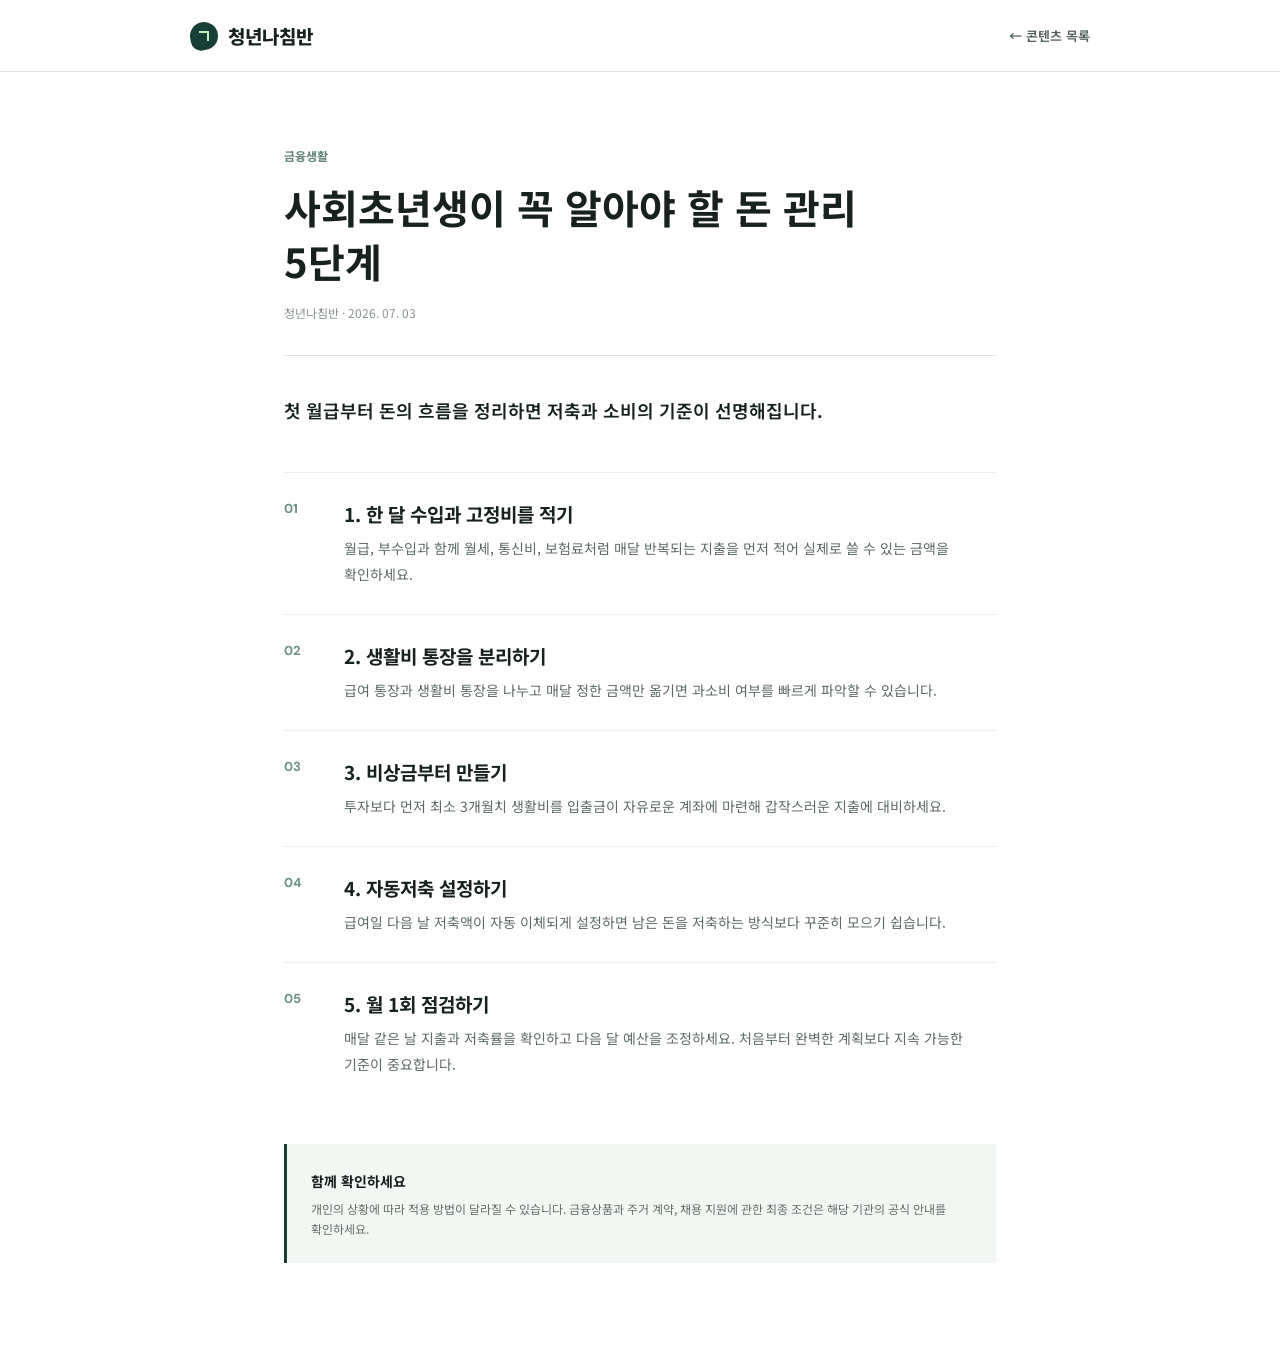
<file: content-detail.html>
<!doctype html>
<html lang="ko">
<head>
  <meta charset="UTF-8">
  <meta name="viewport" content="width=device-width, initial-scale=1.0">
  <meta name="theme-color" content="#173f35">
  <title>청년 콘텐츠 - 청년나침반</title>
  <link rel="preconnect" href="https://fonts.googleapis.com">
  <link rel="preconnect" href="https://fonts.gstatic.com" crossorigin>
  <link href="https://fonts.googleapis.com/css2?family=DM+Sans:wght@600;700&family=Noto+Sans+KR:wght@400;500;600;700;800&display=swap" rel="stylesheet">
  <link rel="stylesheet" href="content-detail.css">
</head>
<body>
  <header class="detail-header">
    <a class="brand" href="index.html#content" aria-label="청년나침반 홈으로 이동"><span class="brand-mark" aria-hidden="true"><span></span></span>청년나침반</a>
    <a class="back-link" href="index.html#content">← 콘텐츠 목록</a>
  </header>
  <main class="detail-main" id="detailMain"></main>
  <script src="content-detail.js"></script>
</body>
</html>
</file>
<file: content-detail.css>
:root{--ink:#17211e;--muted:#65706c;--green:#173f35;--mint:#c9edb8;--line:#e1e5df}*{box-sizing:border-box}body{margin:0;color:var(--ink);font-family:"Noto Sans KR",sans-serif;word-break:keep-all}.detail-header{height:72px;padding:0 max(24px,calc((100% - 900px)/2));display:flex;align-items:center;border-bottom:1px solid var(--line)}.brand{display:flex;align-items:center;gap:10px;color:inherit;font-size:19px;font-weight:800;text-decoration:none}.brand-mark{width:28px;height:28px;border-radius:50% 50% 50% 10px;background:var(--green);display:grid;place-items:center;transform:rotate(-10deg)}.brand-mark span{width:10px;height:10px;border:2px solid var(--mint);border-left:0;border-bottom:0;transform:rotate(10deg)}.back-link{margin-left:auto;color:#4e5e57;font-size:13px;font-weight:600;text-decoration:none}.detail-main{max-width:760px;margin:auto;padding:70px 24px 100px}.detail-category{color:#608375;font-size:12px;font-weight:700}.detail-main h1{max-width:680px;margin:14px 0 16px;font-size:40px;line-height:1.35;letter-spacing:0}.detail-meta{padding-bottom:34px;border-bottom:1px solid var(--line);color:#89938f;font-size:12px}.detail-intro{margin:38px 0 46px;font-size:18px;font-weight:600;line-height:1.8}.detail-main ol{margin:0;padding:0;list-style:none}.detail-main li{display:grid;grid-template-columns:42px 1fr;gap:18px;padding:27px 0;border-top:1px solid #edf0ed}.detail-main li>span{color:#699080;font:700 13px "DM Sans",sans-serif}.detail-main h2{margin:0 0 9px;font-size:19px}.detail-main li p{margin:0;color:#5e6a65;font-size:14px;line-height:1.8}.detail-main aside{margin-top:40px;padding:24px;background:#f3f7f4;border-left:3px solid var(--green)}.detail-main aside b{font-size:14px}.detail-main aside p{margin:7px 0 0;color:#63706a;font-size:12px;line-height:1.7}@media(max-width:620px){.detail-header{height:64px;padding:0 18px}.brand{font-size:16px}.back-link{font-size:12px}.detail-main{padding:48px 20px 70px}.detail-main h1{font-size:30px}.detail-intro{font-size:16px}.detail-main li{grid-template-columns:34px 1fr;gap:10px}}
</file>
